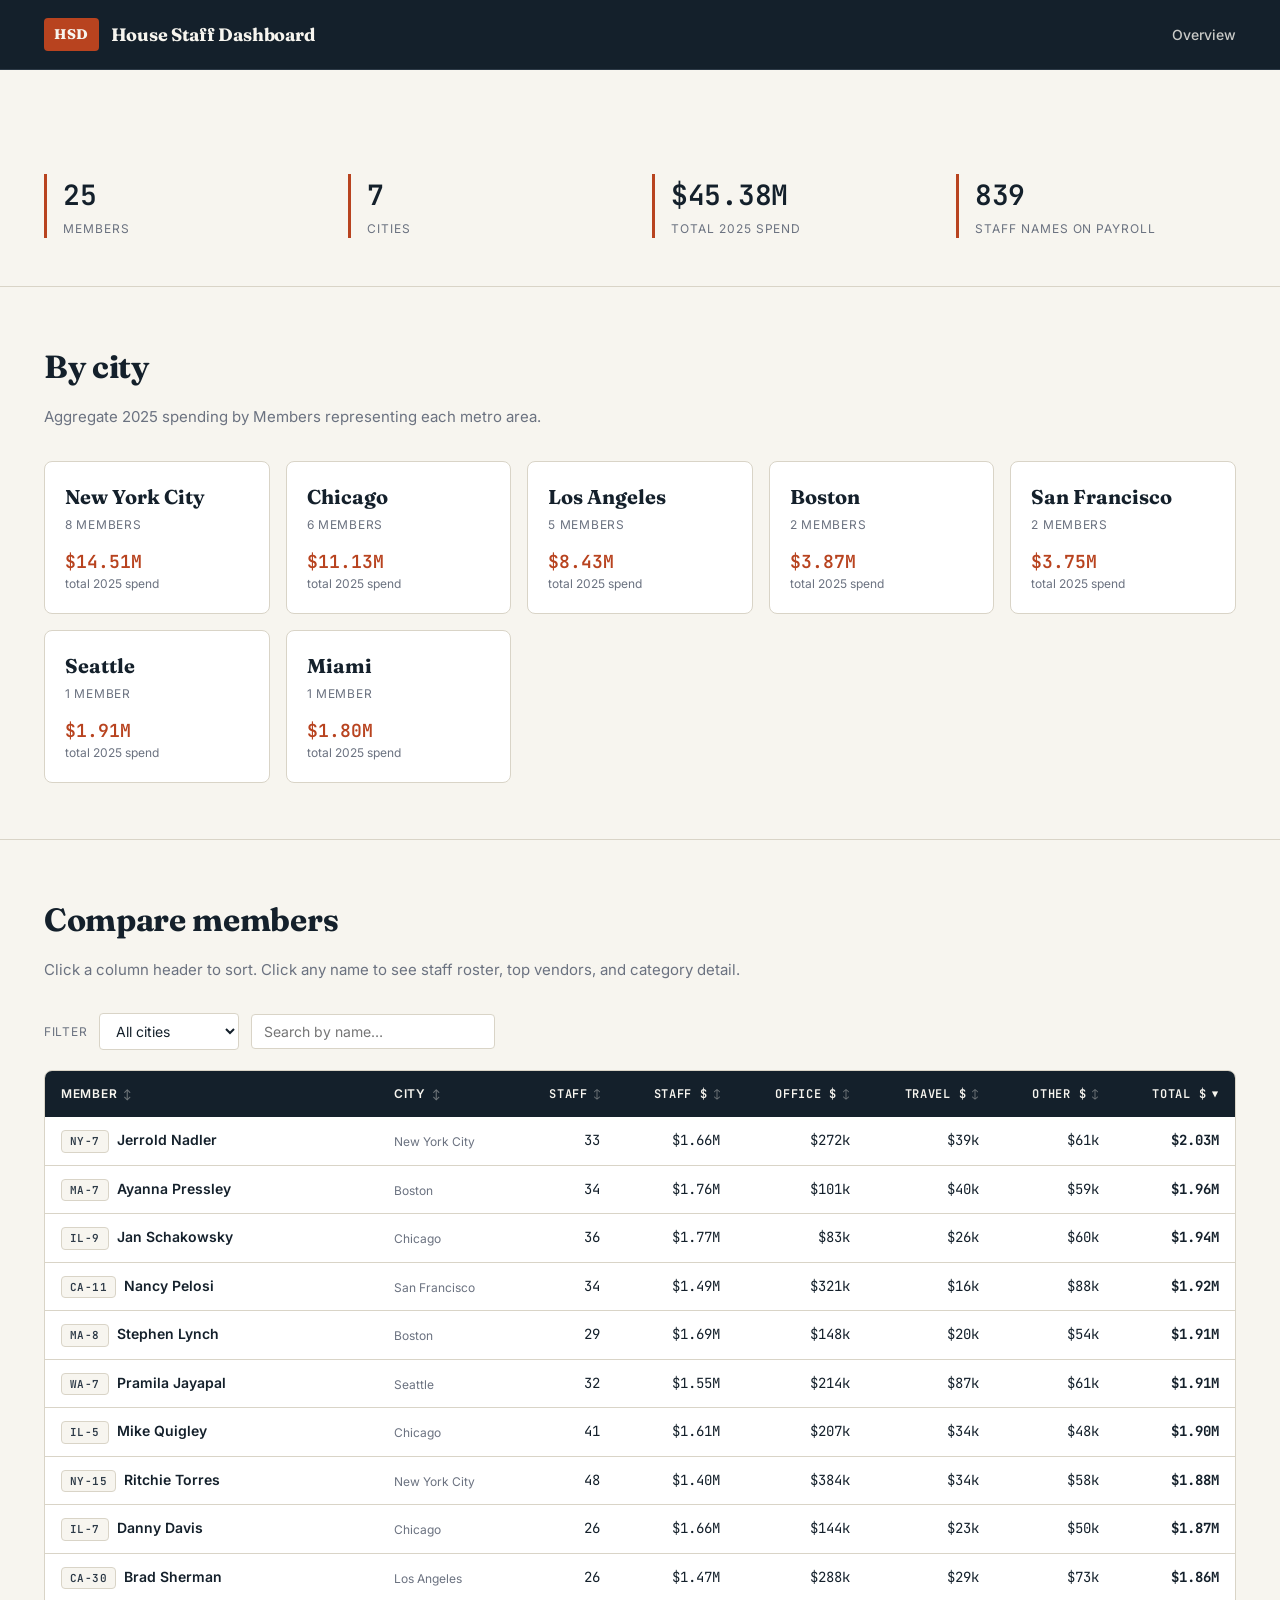
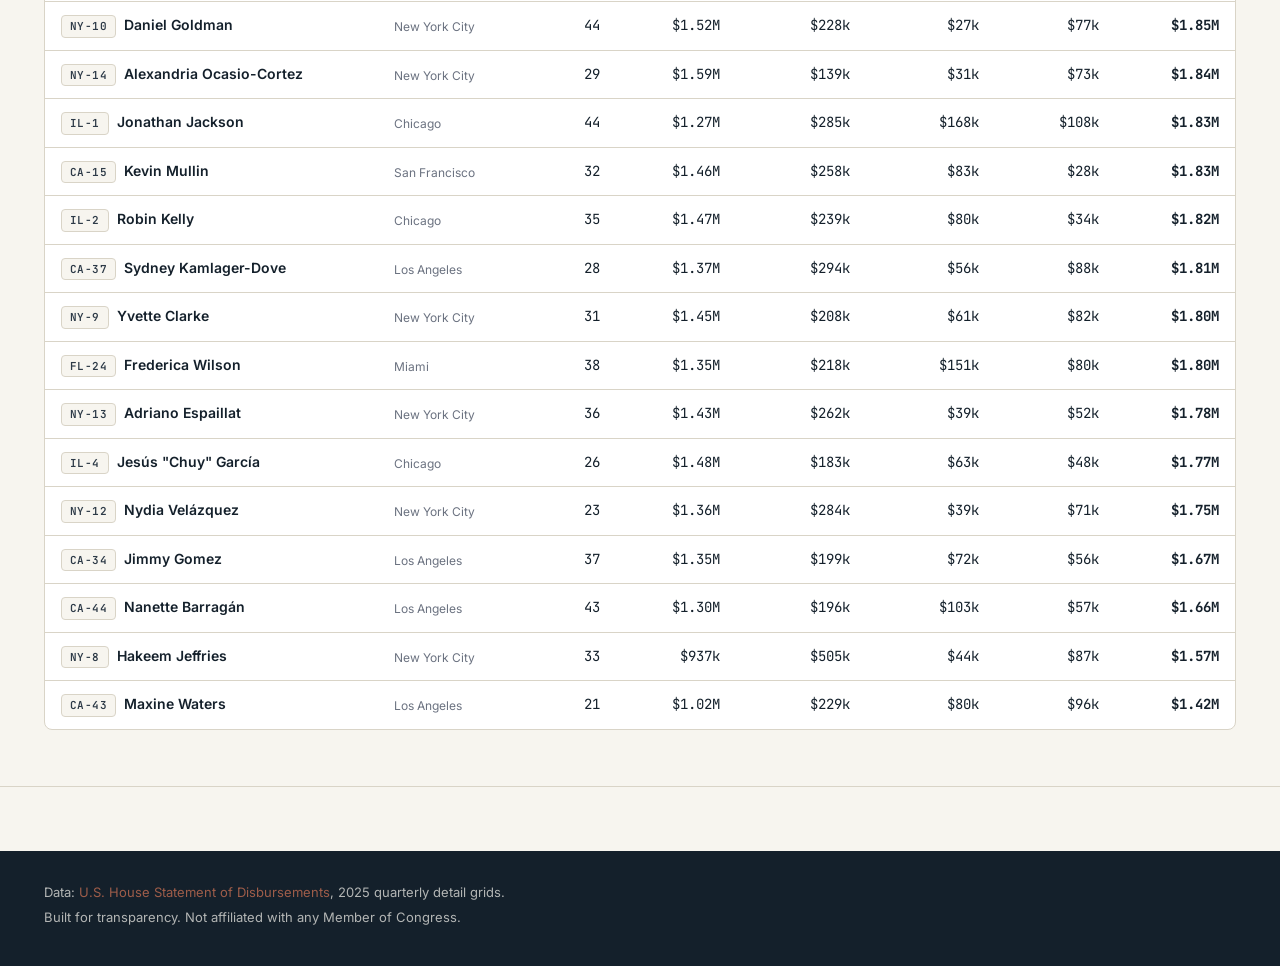
<file: index.html>
<!DOCTYPE html>
<html lang="en">
<head>
<meta charset="UTF-8">
<meta name="viewport" content="width=device-width, initial-scale=1.0">
<title>House Staff Dashboard — 2025 MRA Spending</title>
<meta name="description" content="How Democratic House members in major cities spend their Members' Representational Allowance.">
<link rel="preconnect" href="https://fonts.googleapis.com">
<link rel="preconnect" href="https://fonts.gstatic.com" crossorigin>
<link href="https://fonts.googleapis.com/css2?family=Inter:wght@400;500;600;700&family=JetBrains+Mono:wght@400;600&family=Fraunces:wght@600;700;800&display=swap" rel="stylesheet">
<link rel="stylesheet" href="style.css">
</head>
<body>
<header class="site-header">
  <div class="wrap">
    <a href="#/" class="brand">
      <span class="brand-mark">HSD</span>
      <span class="brand-name">House Staff Dashboard</span>
    </a>
    <nav>
      <a href="#/">Overview</a>
    </nav>
  </div>
</header>

<main id="app"></main>

<footer class="site-footer">
  <div class="wrap">
    <p>Data: <a href="https://www.house.gov/the-house-explained/open-government/statement-of-disbursements" target="_blank" rel="noopener">U.S. House Statement of Disbursements</a>, 2025 quarterly detail grids.</p>
    <p>Built for transparency. Not affiliated with any Member of Congress.</p>
  </div>
</footer>

<script src="app.js"></script>
</body>
</html>
</file>
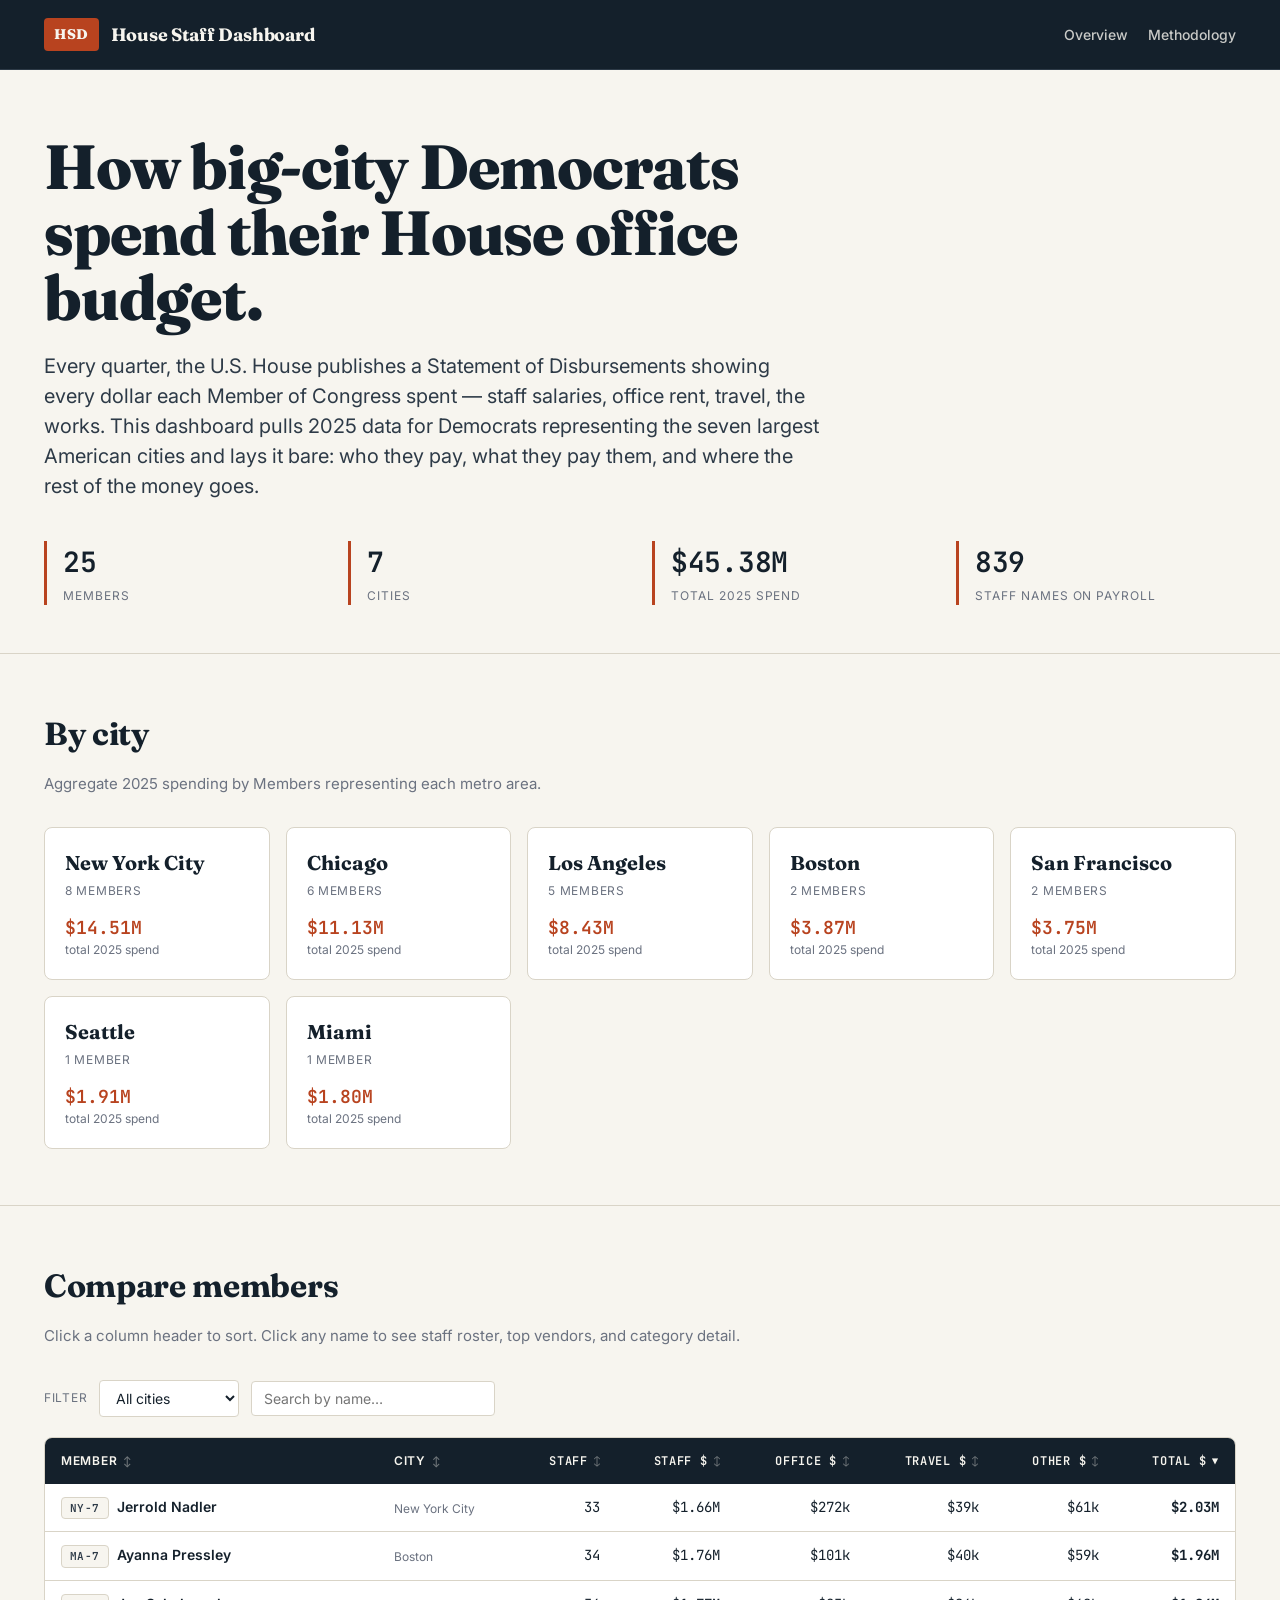
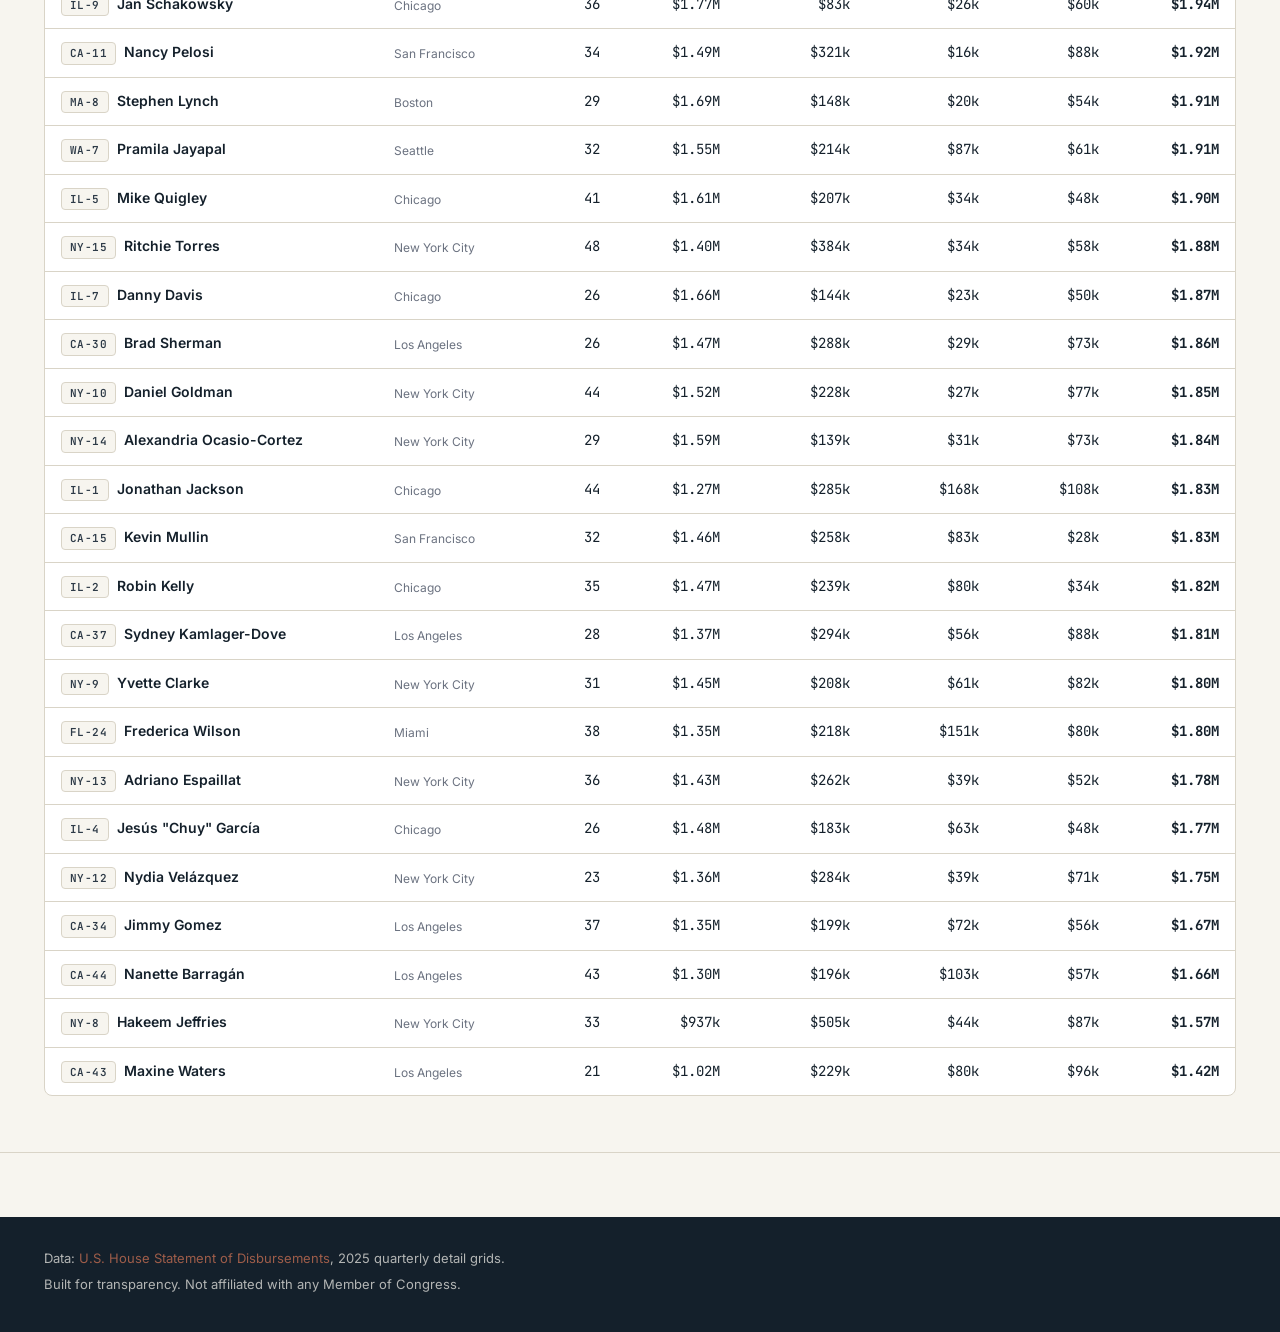
<file: site/index.html>
<!DOCTYPE html>
<html lang="en">
<head>
<meta charset="UTF-8">
<meta name="viewport" content="width=device-width, initial-scale=1.0">
<title>House Staff Dashboard — 2025 MRA Spending</title>
<meta name="description" content="How Democratic House members in major cities spend their Members' Representational Allowance.">
<link rel="preconnect" href="https://fonts.googleapis.com">
<link rel="preconnect" href="https://fonts.gstatic.com" crossorigin>
<link href="https://fonts.googleapis.com/css2?family=Inter:wght@400;500;600;700&family=JetBrains+Mono:wght@400;600&family=Fraunces:wght@600;700;800&display=swap" rel="stylesheet">
<link rel="stylesheet" href="style.css">
</head>
<body>
<header class="site-header">
  <div class="wrap">
    <a href="#/" class="brand">
      <span class="brand-mark">HSD</span>
      <span class="brand-name">House Staff Dashboard</span>
    </a>
    <nav>
      <a href="#/">Overview</a>
      <a href="#/methodology">Methodology</a>
    </nav>
  </div>
</header>

<main id="app"></main>

<footer class="site-footer">
  <div class="wrap">
    <p>Data: <a href="https://www.house.gov/the-house-explained/open-government/statement-of-disbursements" target="_blank" rel="noopener">U.S. House Statement of Disbursements</a>, 2025 quarterly detail grids.</p>
    <p>Built for transparency. Not affiliated with any Member of Congress.</p>
  </div>
</footer>

<script src="app.js"></script>
</body>
</html>
</file>
<file: style.css>
/* ==========================================================================
   House Staff Dashboard — civic accountability palette
   ========================================================================== */
:root {
  --ink: #14202b;
  --ink-2: #2d3a47;
  --paper: #f7f5ef;
  --paper-2: #ffffff;
  --rule: #d9d4c7;
  --muted: #6b7280;
  --accent: #b8431f;
  --accent-2: #d97757;
  --gold: #c9a23a;
  --teal: #2d6a6f;
  --good: #2d6a4f;
  --shadow: 0 1px 3px rgba(20, 32, 43, 0.06), 0 8px 24px rgba(20, 32, 43, 0.04);
  --radius: 8px;
  --serif: 'Fraunces', Georgia, serif;
  --sans: 'Inter', -apple-system, BlinkMacSystemFont, system-ui, sans-serif;
  --mono: 'JetBrains Mono', 'SF Mono', Menlo, monospace;
  --wrap-w: 1240px;
}

* { box-sizing: border-box; }
html { scroll-behavior: smooth; }

body {
  margin: 0;
  font-family: var(--sans);
  color: var(--ink);
  background: var(--paper);
  font-size: 16px;
  line-height: 1.5;
  -webkit-font-smoothing: antialiased;
}

a { color: var(--accent); text-decoration: none; }
a:hover { text-decoration: underline; }

.wrap { max-width: var(--wrap-w); margin: 0 auto; padding: 0 24px; }

/* HEADER */
.site-header {
  background: var(--ink);
  color: var(--paper);
  border-bottom: 1px solid var(--ink-2);
}
.site-header .wrap {
  display: flex;
  justify-content: space-between;
  align-items: center;
  padding-top: 18px;
  padding-bottom: 18px;
}
.brand { display: flex; align-items: center; gap: 12px; color: var(--paper); }
.brand:hover { text-decoration: none; }
.brand-mark {
  font-family: var(--serif);
  font-weight: 800;
  background: var(--accent);
  color: var(--paper);
  padding: 6px 10px;
  border-radius: 4px;
  font-size: 14px;
  letter-spacing: 0.5px;
}
.brand-name {
  font-family: var(--serif);
  font-weight: 700;
  font-size: 18px;
  letter-spacing: -0.01em;
}
.site-header nav { display: flex; gap: 20px; }
.site-header nav a {
  color: var(--paper);
  font-size: 14px;
  font-weight: 500;
  opacity: 0.8;
}
.site-header nav a:hover { opacity: 1; text-decoration: none; }

/* HERO */
.hero { padding: 64px 0 48px; border-bottom: 1px solid var(--rule); }
.hero h1 {
  font-family: var(--serif);
  font-weight: 800;
  font-size: clamp(2.4rem, 1.5rem + 3vw, 4.2rem);
  line-height: 1.05;
  letter-spacing: -0.02em;
  margin: 0 0 20px;
  max-width: 18ch;
}
.hero .lede {
  font-size: clamp(1.05rem, 0.95rem + 0.4vw, 1.25rem);
  color: var(--ink-2);
  max-width: 60ch;
  margin: 0 0 32px;
}
.hero-stats { display: grid; grid-template-columns: repeat(4, 1fr); gap: 24px; margin-top: 40px; }
.hero-stats .stat { border-left: 3px solid var(--accent); padding-left: 16px; }
.hero-stats .stat-num {
  font-family: var(--mono);
  font-size: 28px;
  font-weight: 600;
  color: var(--ink);
  display: block;
  letter-spacing: -0.01em;
}
.hero-stats .stat-label {
  font-size: 12px;
  text-transform: uppercase;
  letter-spacing: 0.08em;
  color: var(--muted);
  margin-top: 4px;
}
@media (max-width: 700px) {
  .hero-stats { grid-template-columns: repeat(2, 1fr); gap: 20px; }
}

/* SECTIONS */
section.section { padding: 56px 0; border-bottom: 1px solid var(--rule); }
section.section h2 {
  font-family: var(--serif);
  font-weight: 700;
  font-size: 32px;
  margin: 0 0 8px;
  letter-spacing: -0.01em;
}
section.section .sub { color: var(--muted); margin-bottom: 32px; font-size: 15px; }

/* CITY GRID */
.city-grid { display: grid; grid-template-columns: repeat(auto-fit, minmax(220px, 1fr)); gap: 16px; margin-top: 24px; }
.city-card {
  background: var(--paper-2);
  border: 1px solid var(--rule);
  padding: 20px;
  border-radius: var(--radius);
  transition: transform 0.18s ease, box-shadow 0.18s ease;
}
.city-card:hover { transform: translateY(-2px); box-shadow: var(--shadow); }
.city-card .city-name { font-family: var(--serif); font-size: 20px; font-weight: 700; margin-bottom: 4px; }
.city-card .city-count {
  font-size: 12px;
  color: var(--muted);
  text-transform: uppercase;
  letter-spacing: 0.06em;
  margin-bottom: 14px;
}
.city-card .city-stat { font-family: var(--mono); font-size: 18px; font-weight: 600; color: var(--accent); }

/* TABLE */
.table-wrap {
  overflow-x: auto;
  background: var(--paper-2);
  border: 1px solid var(--rule);
  border-radius: var(--radius);
}
table.compare { width: 100%; border-collapse: collapse; font-size: 14px; }
table.compare thead th {
  text-align: left;
  background: var(--ink);
  color: var(--paper);
  padding: 14px 16px;
  font-weight: 600;
  font-size: 12px;
  text-transform: uppercase;
  letter-spacing: 0.06em;
  cursor: pointer;
  position: relative;
  white-space: nowrap;
}
table.compare thead th:hover { background: var(--ink-2); }
table.compare thead th.sortable::after { content: '↕'; margin-left: 6px; opacity: 0.4; font-size: 10px; }
table.compare thead th.sort-asc::after { content: '▲'; opacity: 1; }
table.compare thead th.sort-desc::after { content: '▼'; opacity: 1; }
table.compare tbody td { padding: 12px 16px; border-bottom: 1px solid var(--rule); }
table.compare tbody tr:last-child td { border-bottom: none; }
table.compare tbody tr:hover { background: rgba(184, 67, 31, 0.04); }
table.compare td.num, table.compare th.num {
  text-align: right;
  font-family: var(--mono);
  font-feature-settings: 'tnum';
}
table.compare .member-link { font-weight: 600; color: var(--ink); }
table.compare .member-link:hover { color: var(--accent); }
table.compare .district {
  display: inline-block;
  font-family: var(--mono);
  font-size: 11px;
  background: var(--paper);
  border: 1px solid var(--rule);
  padding: 2px 8px;
  border-radius: 4px;
  color: var(--ink-2);
  margin-right: 8px;
  letter-spacing: 0.04em;
}
.city-tag { display: inline-block; font-size: 12px; color: var(--muted); }

/* FILTER BAR */
.filter-bar { display: flex; gap: 12px; align-items: center; flex-wrap: wrap; margin-bottom: 20px; }
.filter-bar select, .filter-bar input {
  font-family: var(--sans);
  font-size: 14px;
  padding: 8px 12px;
  border: 1px solid var(--rule);
  background: var(--paper-2);
  border-radius: 4px;
  color: var(--ink);
}
.filter-bar input { min-width: 220px; }
.filter-bar label {
  font-size: 12px;
  text-transform: uppercase;
  letter-spacing: 0.06em;
  color: var(--muted);
}

/* MEMBER DETAIL */
.member-detail { padding: 56px 0; }
.member-back {
  font-size: 13px;
  text-transform: uppercase;
  letter-spacing: 0.08em;
  color: var(--muted);
  display: inline-block;
  margin-bottom: 24px;
}
.member-header {
  display: flex;
  justify-content: space-between;
  align-items: flex-end;
  border-bottom: 2px solid var(--ink);
  padding-bottom: 24px;
  margin-bottom: 32px;
  flex-wrap: wrap;
  gap: 16px;
}
.member-header h1 {
  font-family: var(--serif);
  font-weight: 800;
  font-size: clamp(2rem, 1.4rem + 2vw, 3.2rem);
  margin: 0;
  letter-spacing: -0.02em;
  line-height: 1.1;
}
.member-meta { font-size: 14px; color: var(--muted); margin-top: 8px; }
.member-meta .district {
  display: inline-block;
  background: var(--ink);
  color: var(--paper);
  padding: 4px 10px;
  border-radius: 4px;
  font-family: var(--mono);
  font-size: 12px;
  letter-spacing: 0.04em;
  margin-right: 8px;
}

.totals-row { display: grid; grid-template-columns: repeat(5, 1fr); gap: 12px; margin-bottom: 40px; }
.totals-row.totals-row-6 { grid-template-columns: repeat(6, 1fr); }
.total-card {
  background: var(--paper-2);
  border: 1px solid var(--rule);
  border-radius: var(--radius);
  padding: 18px;
}
.total-card .total-label {
  font-size: 11px;
  text-transform: uppercase;
  letter-spacing: 0.08em;
  color: var(--muted);
  margin-bottom: 6px;
}
.total-card .total-num { font-family: var(--mono); font-size: 22px; font-weight: 600; color: var(--ink); }
.total-card .total-sub { font-size: 10px; color: var(--muted); margin-top: 4px; letter-spacing: 0.04em; }
.total-card.primary { background: var(--ink); color: var(--paper); border-color: var(--ink); }
.total-card.primary .total-label { color: rgba(247, 245, 239, 0.7); }
.total-card.primary .total-num { color: var(--paper); }
.total-card.primary .total-sub { color: rgba(247, 245, 239, 0.55); }
@media (max-width: 1100px) {
  .totals-row, .totals-row.totals-row-6 { grid-template-columns: repeat(3, 1fr); }
}
@media (max-width: 700px) {
  .totals-row, .totals-row.totals-row-6 { grid-template-columns: repeat(2, 1fr); }
}

/* QUARTERLY CHART */
.qchart {
  display: grid;
  grid-template-columns: repeat(4, 1fr);
  gap: 12px;
  background: var(--paper-2);
  border: 1px solid var(--rule);
  border-radius: var(--radius);
  padding: 24px;
  margin-bottom: 40px;
  align-items: end;
  min-height: 220px;
}
.qbar { display: flex; flex-direction: column; align-items: center; gap: 8px; }
.qbar .bar {
  width: 100%;
  background: linear-gradient(180deg, var(--accent-2), var(--accent));
  border-radius: 4px 4px 0 0;
  min-height: 4px;
  transition: opacity 0.18s;
}
.qbar:hover .bar { opacity: 0.85; }
.qbar .qlabel { font-family: var(--mono); font-size: 11px; color: var(--muted); letter-spacing: 0.04em; }
.qbar .qval { font-family: var(--mono); font-size: 12px; font-weight: 600; color: var(--ink); }

/* DETAIL TABLES */
.detail-grid { display: grid; grid-template-columns: 1.5fr 1fr; gap: 32px; }
@media (max-width: 1000px) { .detail-grid { grid-template-columns: 1fr; } }

.panel { background: var(--paper-2); border: 1px solid var(--rule); border-radius: var(--radius); overflow: hidden; }
.panel h3 {
  font-family: var(--serif);
  font-size: 20px;
  margin: 0;
  padding: 18px 20px;
  background: var(--ink);
  color: var(--paper);
  font-weight: 700;
  letter-spacing: -0.01em;
}
.panel .panel-sub {
  padding: 12px 20px;
  font-size: 13px;
  color: var(--muted);
  border-bottom: 1px solid var(--rule);
  background: var(--paper);
}

table.staff, table.other { width: 100%; border-collapse: collapse; font-size: 13px; }
table.staff th, table.other th {
  text-align: left;
  padding: 10px 16px;
  background: var(--paper);
  color: var(--muted);
  font-weight: 600;
  font-size: 11px;
  text-transform: uppercase;
  letter-spacing: 0.06em;
  border-bottom: 1px solid var(--rule);
}
table.staff td, table.other td {
  padding: 12px 16px;
  border-bottom: 1px solid var(--rule);
  vertical-align: top;
}
table.staff tbody tr:last-child td, table.other tbody tr:last-child td { border-bottom: none; }
table.staff td.num, table.staff th.num,
table.other td.num, table.other th.num {
  text-align: right;
  font-family: var(--mono);
  font-feature-settings: 'tnum';
}
.staff-name { font-weight: 600; color: var(--ink); }
.staff-title { color: var(--muted); font-size: 12px; }
.staff-note { font-size: 11px; color: var(--accent); font-style: italic; margin-top: 4px; }
.q-pill {
  display: inline-block;
  font-family: var(--mono);
  font-size: 10px;
  padding: 2px 6px;
  border-radius: 3px;
  background: var(--paper);
  border: 1px solid var(--rule);
  color: var(--muted);
  margin-right: 4px;
}
.other-cat { font-weight: 600; font-size: 13px; color: var(--ink); }
.other-vendor { font-size: 12px; color: var(--muted); margin-top: 2px; }
.other-examples { font-size: 11px; color: var(--muted); margin-top: 6px; font-style: italic; }

/* CATEGORY BREAKDOWN */
.cat-list { padding: 16px 20px; }
.cat-row {
  display: grid;
  grid-template-columns: 1fr auto;
  align-items: center;
  gap: 12px;
  padding: 10px 0;
  border-bottom: 1px solid var(--rule);
}
.cat-row:last-child { border-bottom: none; }
.cat-name { font-size: 13px; }
.cat-amount { font-family: var(--mono); font-size: 13px; font-weight: 600; }
.cat-bar-wrap {
  height: 4px;
  background: var(--paper);
  border-radius: 2px;
  overflow: hidden;
  margin-top: 4px;
  grid-column: 1 / -1;
}
.cat-bar-fill { height: 100%; background: var(--gold); border-radius: 2px; }

/* FOOTER */
.site-footer { background: var(--ink); color: var(--paper); padding: 32px 0; margin-top: 64px; }
.site-footer p { margin: 0 0 6px; font-size: 13px; opacity: 0.7; }
.site-footer a { color: var(--accent-2); }

/* METHODOLOGY */
.methodology { padding: 56px 0; max-width: 760px; }
.methodology h2 { font-family: var(--serif); font-size: 32px; margin: 0 0 16px; }
.methodology h3 { font-family: var(--serif); font-size: 20px; margin: 32px 0 8px; }
.methodology p, .methodology li { font-size: 15px; line-height: 1.65; }
.methodology code {
  font-family: var(--mono);
  font-size: 13px;
  background: var(--paper-2);
  padding: 2px 6px;
  border-radius: 3px;
  border: 1px solid var(--rule);
}

.loading { padding: 80px 0; text-align: center; color: var(--muted); }
</file>
<file: site/style.css>
/* ==========================================================================
   House Staff Dashboard — civic accountability palette
   ========================================================================== */
:root {
  --ink: #14202b;
  --ink-2: #2d3a47;
  --paper: #f7f5ef;
  --paper-2: #ffffff;
  --rule: #d9d4c7;
  --muted: #6b7280;
  --accent: #b8431f;
  --accent-2: #d97757;
  --gold: #c9a23a;
  --teal: #2d6a6f;
  --good: #2d6a4f;
  --shadow: 0 1px 3px rgba(20, 32, 43, 0.06), 0 8px 24px rgba(20, 32, 43, 0.04);
  --radius: 8px;
  --serif: 'Fraunces', Georgia, serif;
  --sans: 'Inter', -apple-system, BlinkMacSystemFont, system-ui, sans-serif;
  --mono: 'JetBrains Mono', 'SF Mono', Menlo, monospace;
  --wrap-w: 1240px;
}

* { box-sizing: border-box; }
html { scroll-behavior: smooth; }

body {
  margin: 0;
  font-family: var(--sans);
  color: var(--ink);
  background: var(--paper);
  font-size: 16px;
  line-height: 1.5;
  -webkit-font-smoothing: antialiased;
}

a { color: var(--accent); text-decoration: none; }
a:hover { text-decoration: underline; }

.wrap { max-width: var(--wrap-w); margin: 0 auto; padding: 0 24px; }

/* HEADER */
.site-header {
  background: var(--ink);
  color: var(--paper);
  border-bottom: 1px solid var(--ink-2);
}
.site-header .wrap {
  display: flex;
  justify-content: space-between;
  align-items: center;
  padding-top: 18px;
  padding-bottom: 18px;
}
.brand { display: flex; align-items: center; gap: 12px; color: var(--paper); }
.brand:hover { text-decoration: none; }
.brand-mark {
  font-family: var(--serif);
  font-weight: 800;
  background: var(--accent);
  color: var(--paper);
  padding: 6px 10px;
  border-radius: 4px;
  font-size: 14px;
  letter-spacing: 0.5px;
}
.brand-name {
  font-family: var(--serif);
  font-weight: 700;
  font-size: 18px;
  letter-spacing: -0.01em;
}
.site-header nav { display: flex; gap: 20px; }
.site-header nav a {
  color: var(--paper);
  font-size: 14px;
  font-weight: 500;
  opacity: 0.8;
}
.site-header nav a:hover { opacity: 1; text-decoration: none; }

/* HERO */
.hero { padding: 64px 0 48px; border-bottom: 1px solid var(--rule); }
.hero h1 {
  font-family: var(--serif);
  font-weight: 800;
  font-size: clamp(2.4rem, 1.5rem + 3vw, 4.2rem);
  line-height: 1.05;
  letter-spacing: -0.02em;
  margin: 0 0 20px;
  max-width: 18ch;
}
.hero .lede {
  font-size: clamp(1.05rem, 0.95rem + 0.4vw, 1.25rem);
  color: var(--ink-2);
  max-width: 60ch;
  margin: 0 0 32px;
}
.hero-stats { display: grid; grid-template-columns: repeat(4, 1fr); gap: 24px; margin-top: 40px; }
.hero-stats .stat { border-left: 3px solid var(--accent); padding-left: 16px; }
.hero-stats .stat-num {
  font-family: var(--mono);
  font-size: 28px;
  font-weight: 600;
  color: var(--ink);
  display: block;
  letter-spacing: -0.01em;
}
.hero-stats .stat-label {
  font-size: 12px;
  text-transform: uppercase;
  letter-spacing: 0.08em;
  color: var(--muted);
  margin-top: 4px;
}
@media (max-width: 700px) {
  .hero-stats { grid-template-columns: repeat(2, 1fr); gap: 20px; }
}

/* SECTIONS */
section.section { padding: 56px 0; border-bottom: 1px solid var(--rule); }
section.section h2 {
  font-family: var(--serif);
  font-weight: 700;
  font-size: 32px;
  margin: 0 0 8px;
  letter-spacing: -0.01em;
}
section.section .sub { color: var(--muted); margin-bottom: 32px; font-size: 15px; }

/* CITY GRID */
.city-grid { display: grid; grid-template-columns: repeat(auto-fit, minmax(220px, 1fr)); gap: 16px; margin-top: 24px; }
.city-card {
  background: var(--paper-2);
  border: 1px solid var(--rule);
  padding: 20px;
  border-radius: var(--radius);
  transition: transform 0.18s ease, box-shadow 0.18s ease;
}
.city-card:hover { transform: translateY(-2px); box-shadow: var(--shadow); }
.city-card .city-name { font-family: var(--serif); font-size: 20px; font-weight: 700; margin-bottom: 4px; }
.city-card .city-count {
  font-size: 12px;
  color: var(--muted);
  text-transform: uppercase;
  letter-spacing: 0.06em;
  margin-bottom: 14px;
}
.city-card .city-stat { font-family: var(--mono); font-size: 18px; font-weight: 600; color: var(--accent); }

/* TABLE */
.table-wrap {
  overflow-x: auto;
  background: var(--paper-2);
  border: 1px solid var(--rule);
  border-radius: var(--radius);
}
table.compare { width: 100%; border-collapse: collapse; font-size: 14px; }
table.compare thead th {
  text-align: left;
  background: var(--ink);
  color: var(--paper);
  padding: 14px 16px;
  font-weight: 600;
  font-size: 12px;
  text-transform: uppercase;
  letter-spacing: 0.06em;
  cursor: pointer;
  position: relative;
  white-space: nowrap;
}
table.compare thead th:hover { background: var(--ink-2); }
table.compare thead th.sortable::after { content: '↕'; margin-left: 6px; opacity: 0.4; font-size: 10px; }
table.compare thead th.sort-asc::after { content: '▲'; opacity: 1; }
table.compare thead th.sort-desc::after { content: '▼'; opacity: 1; }
table.compare tbody td { padding: 12px 16px; border-bottom: 1px solid var(--rule); }
table.compare tbody tr:last-child td { border-bottom: none; }
table.compare tbody tr:hover { background: rgba(184, 67, 31, 0.04); }
table.compare td.num, table.compare th.num {
  text-align: right;
  font-family: var(--mono);
  font-feature-settings: 'tnum';
}
table.compare .member-link { font-weight: 600; color: var(--ink); }
table.compare .member-link:hover { color: var(--accent); }
table.compare .district {
  display: inline-block;
  font-family: var(--mono);
  font-size: 11px;
  background: var(--paper);
  border: 1px solid var(--rule);
  padding: 2px 8px;
  border-radius: 4px;
  color: var(--ink-2);
  margin-right: 8px;
  letter-spacing: 0.04em;
}
.city-tag { display: inline-block; font-size: 12px; color: var(--muted); }

/* FILTER BAR */
.filter-bar { display: flex; gap: 12px; align-items: center; flex-wrap: wrap; margin-bottom: 20px; }
.filter-bar select, .filter-bar input {
  font-family: var(--sans);
  font-size: 14px;
  padding: 8px 12px;
  border: 1px solid var(--rule);
  background: var(--paper-2);
  border-radius: 4px;
  color: var(--ink);
}
.filter-bar input { min-width: 220px; }
.filter-bar label {
  font-size: 12px;
  text-transform: uppercase;
  letter-spacing: 0.06em;
  color: var(--muted);
}

/* MEMBER DETAIL */
.member-detail { padding: 56px 0; }
.member-back {
  font-size: 13px;
  text-transform: uppercase;
  letter-spacing: 0.08em;
  color: var(--muted);
  display: inline-block;
  margin-bottom: 24px;
}
.member-header {
  display: flex;
  justify-content: space-between;
  align-items: flex-end;
  border-bottom: 2px solid var(--ink);
  padding-bottom: 24px;
  margin-bottom: 32px;
  flex-wrap: wrap;
  gap: 16px;
}
.member-header h1 {
  font-family: var(--serif);
  font-weight: 800;
  font-size: clamp(2rem, 1.4rem + 2vw, 3.2rem);
  margin: 0;
  letter-spacing: -0.02em;
  line-height: 1.1;
}
.member-meta { font-size: 14px; color: var(--muted); margin-top: 8px; }
.member-meta .district {
  display: inline-block;
  background: var(--ink);
  color: var(--paper);
  padding: 4px 10px;
  border-radius: 4px;
  font-family: var(--mono);
  font-size: 12px;
  letter-spacing: 0.04em;
  margin-right: 8px;
}

.totals-row { display: grid; grid-template-columns: repeat(5, 1fr); gap: 12px; margin-bottom: 40px; }
.total-card {
  background: var(--paper-2);
  border: 1px solid var(--rule);
  border-radius: var(--radius);
  padding: 18px;
}
.total-card .total-label {
  font-size: 11px;
  text-transform: uppercase;
  letter-spacing: 0.08em;
  color: var(--muted);
  margin-bottom: 6px;
}
.total-card .total-num { font-family: var(--mono); font-size: 22px; font-weight: 600; color: var(--ink); }
.total-card.primary { background: var(--ink); color: var(--paper); border-color: var(--ink); }
.total-card.primary .total-label { color: rgba(247, 245, 239, 0.7); }
.total-card.primary .total-num { color: var(--paper); }
@media (max-width: 900px) { .totals-row { grid-template-columns: repeat(2, 1fr); } }

/* QUARTERLY CHART */
.qchart {
  display: grid;
  grid-template-columns: repeat(4, 1fr);
  gap: 12px;
  background: var(--paper-2);
  border: 1px solid var(--rule);
  border-radius: var(--radius);
  padding: 24px;
  margin-bottom: 40px;
  align-items: end;
  min-height: 220px;
}
.qbar { display: flex; flex-direction: column; align-items: center; gap: 8px; }
.qbar .bar {
  width: 100%;
  background: linear-gradient(180deg, var(--accent-2), var(--accent));
  border-radius: 4px 4px 0 0;
  min-height: 4px;
  transition: opacity 0.18s;
}
.qbar:hover .bar { opacity: 0.85; }
.qbar .qlabel { font-family: var(--mono); font-size: 11px; color: var(--muted); letter-spacing: 0.04em; }
.qbar .qval { font-family: var(--mono); font-size: 12px; font-weight: 600; color: var(--ink); }

/* DETAIL TABLES */
.detail-grid { display: grid; grid-template-columns: 1.5fr 1fr; gap: 32px; }
@media (max-width: 1000px) { .detail-grid { grid-template-columns: 1fr; } }

.panel { background: var(--paper-2); border: 1px solid var(--rule); border-radius: var(--radius); overflow: hidden; }
.panel h3 {
  font-family: var(--serif);
  font-size: 20px;
  margin: 0;
  padding: 18px 20px;
  background: var(--ink);
  color: var(--paper);
  font-weight: 700;
  letter-spacing: -0.01em;
}
.panel .panel-sub {
  padding: 12px 20px;
  font-size: 13px;
  color: var(--muted);
  border-bottom: 1px solid var(--rule);
  background: var(--paper);
}

table.staff, table.other { width: 100%; border-collapse: collapse; font-size: 13px; }
table.staff th, table.other th {
  text-align: left;
  padding: 10px 16px;
  background: var(--paper);
  color: var(--muted);
  font-weight: 600;
  font-size: 11px;
  text-transform: uppercase;
  letter-spacing: 0.06em;
  border-bottom: 1px solid var(--rule);
}
table.staff td, table.other td {
  padding: 12px 16px;
  border-bottom: 1px solid var(--rule);
  vertical-align: top;
}
table.staff tbody tr:last-child td, table.other tbody tr:last-child td { border-bottom: none; }
table.staff td.num, table.staff th.num,
table.other td.num, table.other th.num {
  text-align: right;
  font-family: var(--mono);
  font-feature-settings: 'tnum';
}
.staff-name { font-weight: 600; color: var(--ink); }
.staff-title { color: var(--muted); font-size: 12px; }
.staff-note { font-size: 11px; color: var(--accent); font-style: italic; margin-top: 4px; }
.q-pill {
  display: inline-block;
  font-family: var(--mono);
  font-size: 10px;
  padding: 2px 6px;
  border-radius: 3px;
  background: var(--paper);
  border: 1px solid var(--rule);
  color: var(--muted);
  margin-right: 4px;
}
.other-cat { font-weight: 600; font-size: 13px; color: var(--ink); }
.other-vendor { font-size: 12px; color: var(--muted); margin-top: 2px; }
.other-examples { font-size: 11px; color: var(--muted); margin-top: 6px; font-style: italic; }

/* CATEGORY BREAKDOWN */
.cat-list { padding: 16px 20px; }
.cat-row {
  display: grid;
  grid-template-columns: 1fr auto;
  align-items: center;
  gap: 12px;
  padding: 10px 0;
  border-bottom: 1px solid var(--rule);
}
.cat-row:last-child { border-bottom: none; }
.cat-name { font-size: 13px; }
.cat-amount { font-family: var(--mono); font-size: 13px; font-weight: 600; }
.cat-bar-wrap {
  height: 4px;
  background: var(--paper);
  border-radius: 2px;
  overflow: hidden;
  margin-top: 4px;
  grid-column: 1 / -1;
}
.cat-bar-fill { height: 100%; background: var(--gold); border-radius: 2px; }

/* FOOTER */
.site-footer { background: var(--ink); color: var(--paper); padding: 32px 0; margin-top: 64px; }
.site-footer p { margin: 0 0 6px; font-size: 13px; opacity: 0.7; }
.site-footer a { color: var(--accent-2); }

/* METHODOLOGY */
.methodology { padding: 56px 0; max-width: 760px; }
.methodology h2 { font-family: var(--serif); font-size: 32px; margin: 0 0 16px; }
.methodology h3 { font-family: var(--serif); font-size: 20px; margin: 32px 0 8px; }
.methodology p, .methodology li { font-size: 15px; line-height: 1.65; }
.methodology code {
  font-family: var(--mono);
  font-size: 13px;
  background: var(--paper-2);
  padding: 2px 6px;
  border-radius: 3px;
  border: 1px solid var(--rule);
}

.loading { padding: 80px 0; text-align: center; color: var(--muted); }
</file>
